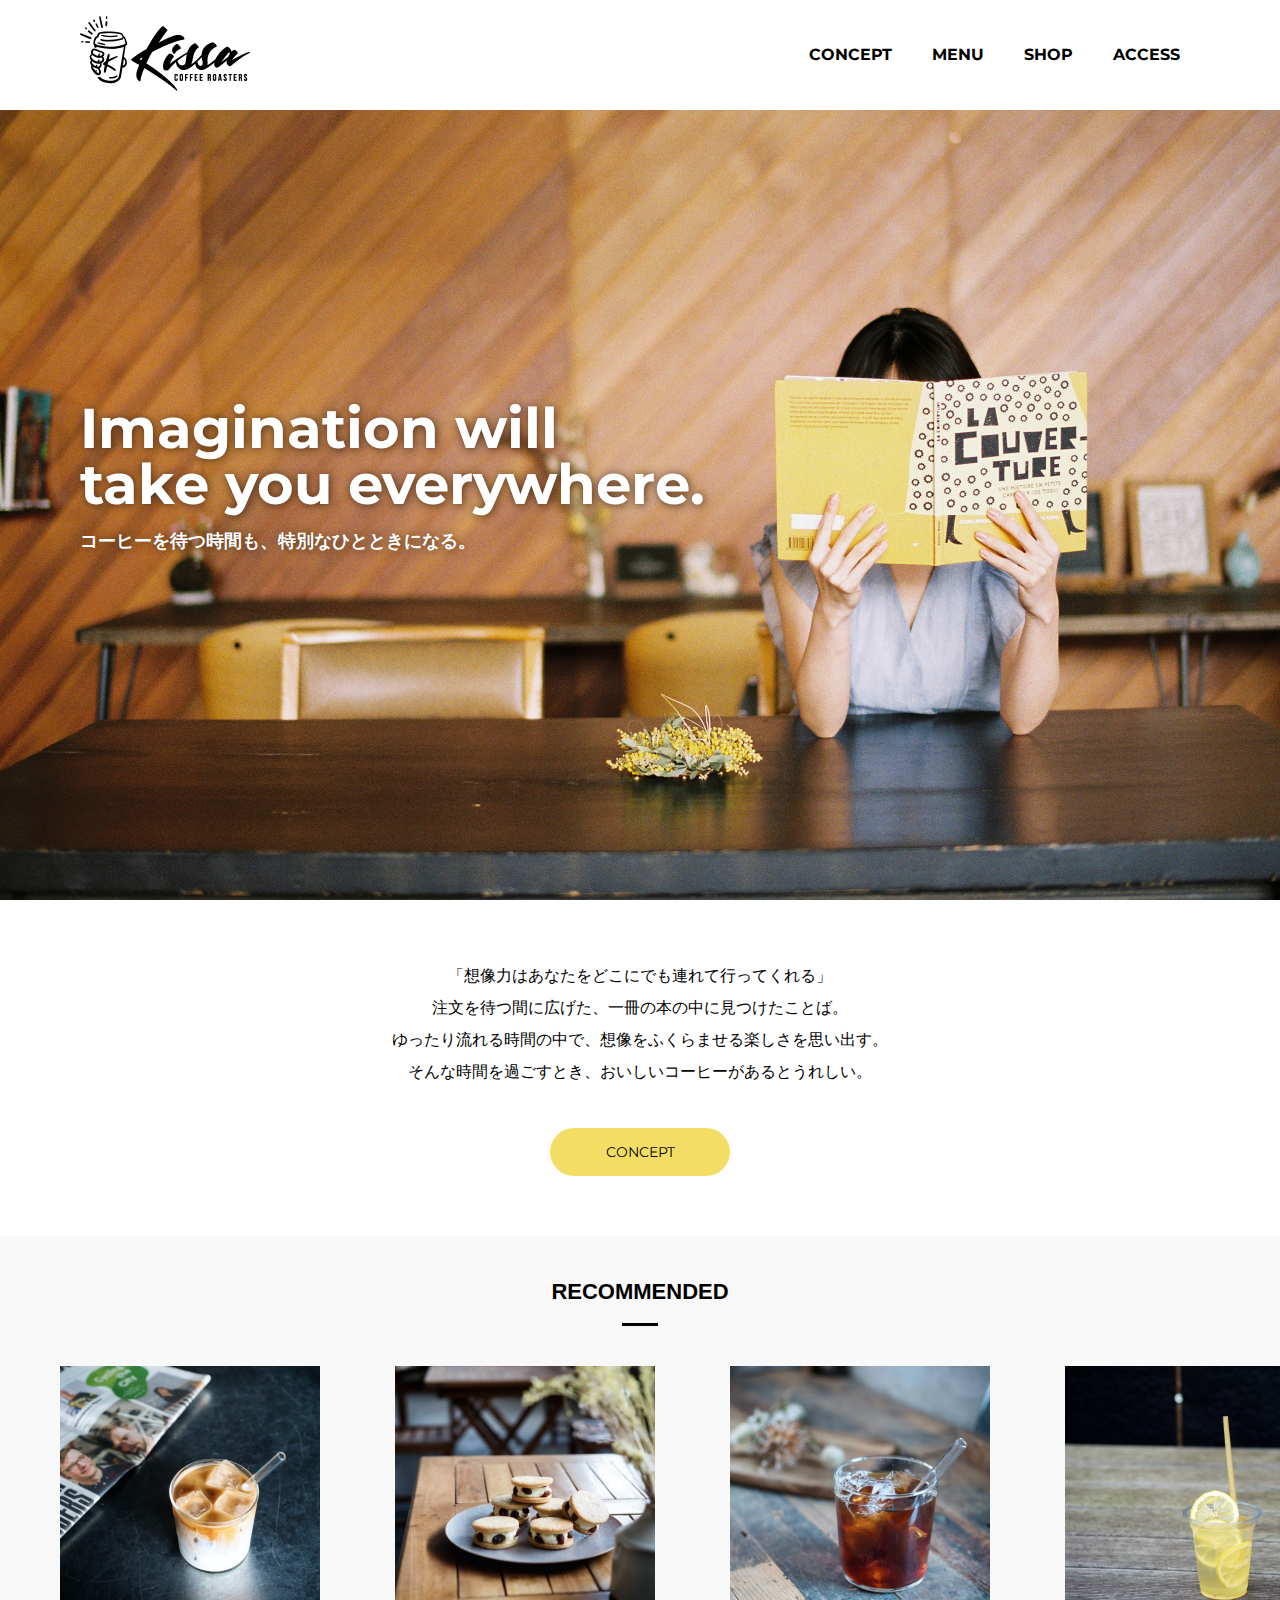
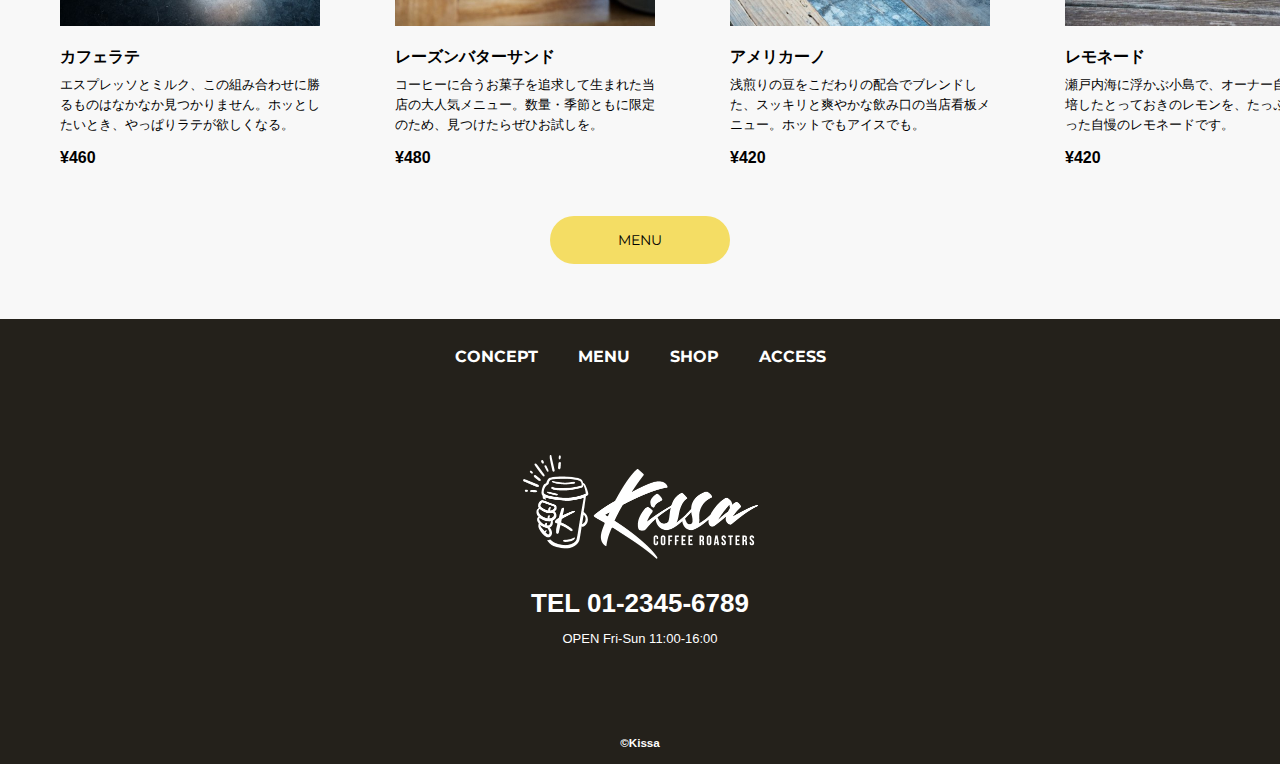
<file: kissa/index.html>
<!DOCTYPE html>
<html>

<head>
    <meta charset="UTF-8">
    <title>KISSA official website</title>
    <meta name="description" content="自家焙煎したこだわりのコーヒーと、思わず長居したくなるような居心地の良い空間を提供するカフェ「KISSA」のウェブサイトです。">
    <meta name="viewport" content="width=device-width">
    <script src="./js/toggle-menu.js"></script>
    <link href="./css/common.css" rel="stylesheet">
    <link href="./css/index.css" rel="stylesheet">
    <link rel="preconnect" href="https://fonts.googleapis.com">
    <link rel="preconnect" href="https://fonts.gstatic.com" crossorigin>
    <link href="https://fonts.googleapis.com/css2?family=Montserrat:wght@700&display=swap" rel="stylesheet">
</head>

<body>

    <!-- headerここから -->
    <header class="header">
        <div class="header-inner">
            <a class="header-logo" href="./index.html">
                <img src="./images/common/logo-header.png" alt="KISSA">
            </a>
            <button class="toggle-menu-button"></button>
            <div class="header-site-menu">
                <nav class="site-menu">
                    <ul>
                        <li><a href="./concept.html">CONCEPT</a></li>
                        <li><a href="./menu.html">MENU</a></li>
                        <li><a href="./shop.html">SHOP</a></li>
                        <li><a href="./access.html">ACCESS</a></li>
                    </ul>
                </nav>
            </div>
        </div>
    </header>
    <!-- headerここまで -->

    <!-- mainここから -->
    <main class="main">
      <div class="first-view">
        <div class="first-view-text">
          <h1>Imagination will <br>take you everywhere.</h1>
          <p>コーヒーを待つ時間も、特別なひとときになる。</p>
        </div>
      </div>
        <div class="lead">
          <p>「想像力はあなたをどこにでも連れて行ってくれる」<br>注文を待つ間に広げた、一冊の本の中に見つけたことば。<br>ゆったり流れる時間の中で、想像をふくらませる楽しさを思い出す。<br>そんな時間を過ごすとき、おいしいコーヒーがあるとうれしい。</p>
          <div class="link-button-area">
            <a class="link-button" href="./concept.html">CONCEPT</a>
          </div>
        </div>
        <div class="recommended">
          <h2>RECOMMENDED</h2>
          <ul class="item-list">
            <li>
              <img src="./images/index/img-item01.jpg" alt="カフェラテの商品画像">
              <dl>
                <dt>カフェラテ</dt>
                <dd>エスプレッソとミルク、この組み合わせに勝るものはなかなか見つかりません。ホッとしたいとき、やっぱりラテが欲しくなる。</dd>
              </dl>
              <p class="price">¥460</p>
            </li>
            <li>
              <img src="./images/index/img-item02.jpg" alt="レーズンバターサンドの商品画像">
              <dl>
                <dt>レーズンバターサンド</dt>
                <dd>コーヒーに合うお菓子を追求して生まれた当店の大人気メニュー。数量・季節ともに限定のため、見つけたらぜひお試しを。</dd>
              </dl>
              <p class="price">¥480</p>
            </li>
            <li>
              <img src="./images/index/img-item03.jpg" alt="アメリカーノの商品画像">
              <dl>
                <dt>アメリカーノ</dt>
                <dd>浅煎りの豆をこだわりの配合でブレンドした、スッキリと爽やかな飲み口の当店看板メニュー。ホットでもアイスでも。</dd>
              </dl>
              <p class="price">¥420</p>
            </li>
            <li>
              <img src="./images/index/img-item04.jpg" alt="レモネードの商品画像">
              <dl>
                <dt>レモネード</dt>
                <dd>瀬戸内海に浮かぶ小島で、オーナー自らが栽培したとっておきのレモンを、たっぷりと使った自慢のレモネードです。</dd>
              </dl>
              <p class="price">¥420</p>
            </li>
            <li>
              <img src="./images/index/img-item05.jpg" alt="ホットドッグ・チリの商品画像">
              <dl>
                <dt>ホットドッグ・チリ</dt>
                <dd>ちょっと小腹が空いたとき、あると嬉しいホットドッグ。特製チリソースとチーズをかければ、もう言葉はいりません。</dd>
              </dl>
              <p class="price">¥540</p>
            </li>
          </ul>
          <div class="link-button-area">
            <a class="link-button" href="./menu.html">MENU</a>
          </div>
        </div>
      </div>
    </main>
    <!-- mainここまで -->

    <!-- footerここから -->
    <footer class="footer">
        <nav class="site-menu">
            <ul>
                <li><a href="./concept.html">CONCEPT</a></li>
                <li><a href="./menu.html">MENU</a></li>
                <li><a href="./shop.html">SHOP</a></li>
                <li><a href="./access.html">ACCESS</a></li>
            </ul>
        </nav>
        <a class="footer-logo" href="./index.html">
            <img src="./images/common/logo-footer.png" alt="KISSA">
        </a>
        <p class="footer-tel">TEL 01-2345-6789</p>
        <p class="footer-time">OPEN Fri-Sun 11:00-16:00</p>
        <p class="copyright"><small>&copy;Kissa</small></p>
    </footer>
    <!-- footerここまで -->

</body>

</html>
</file>
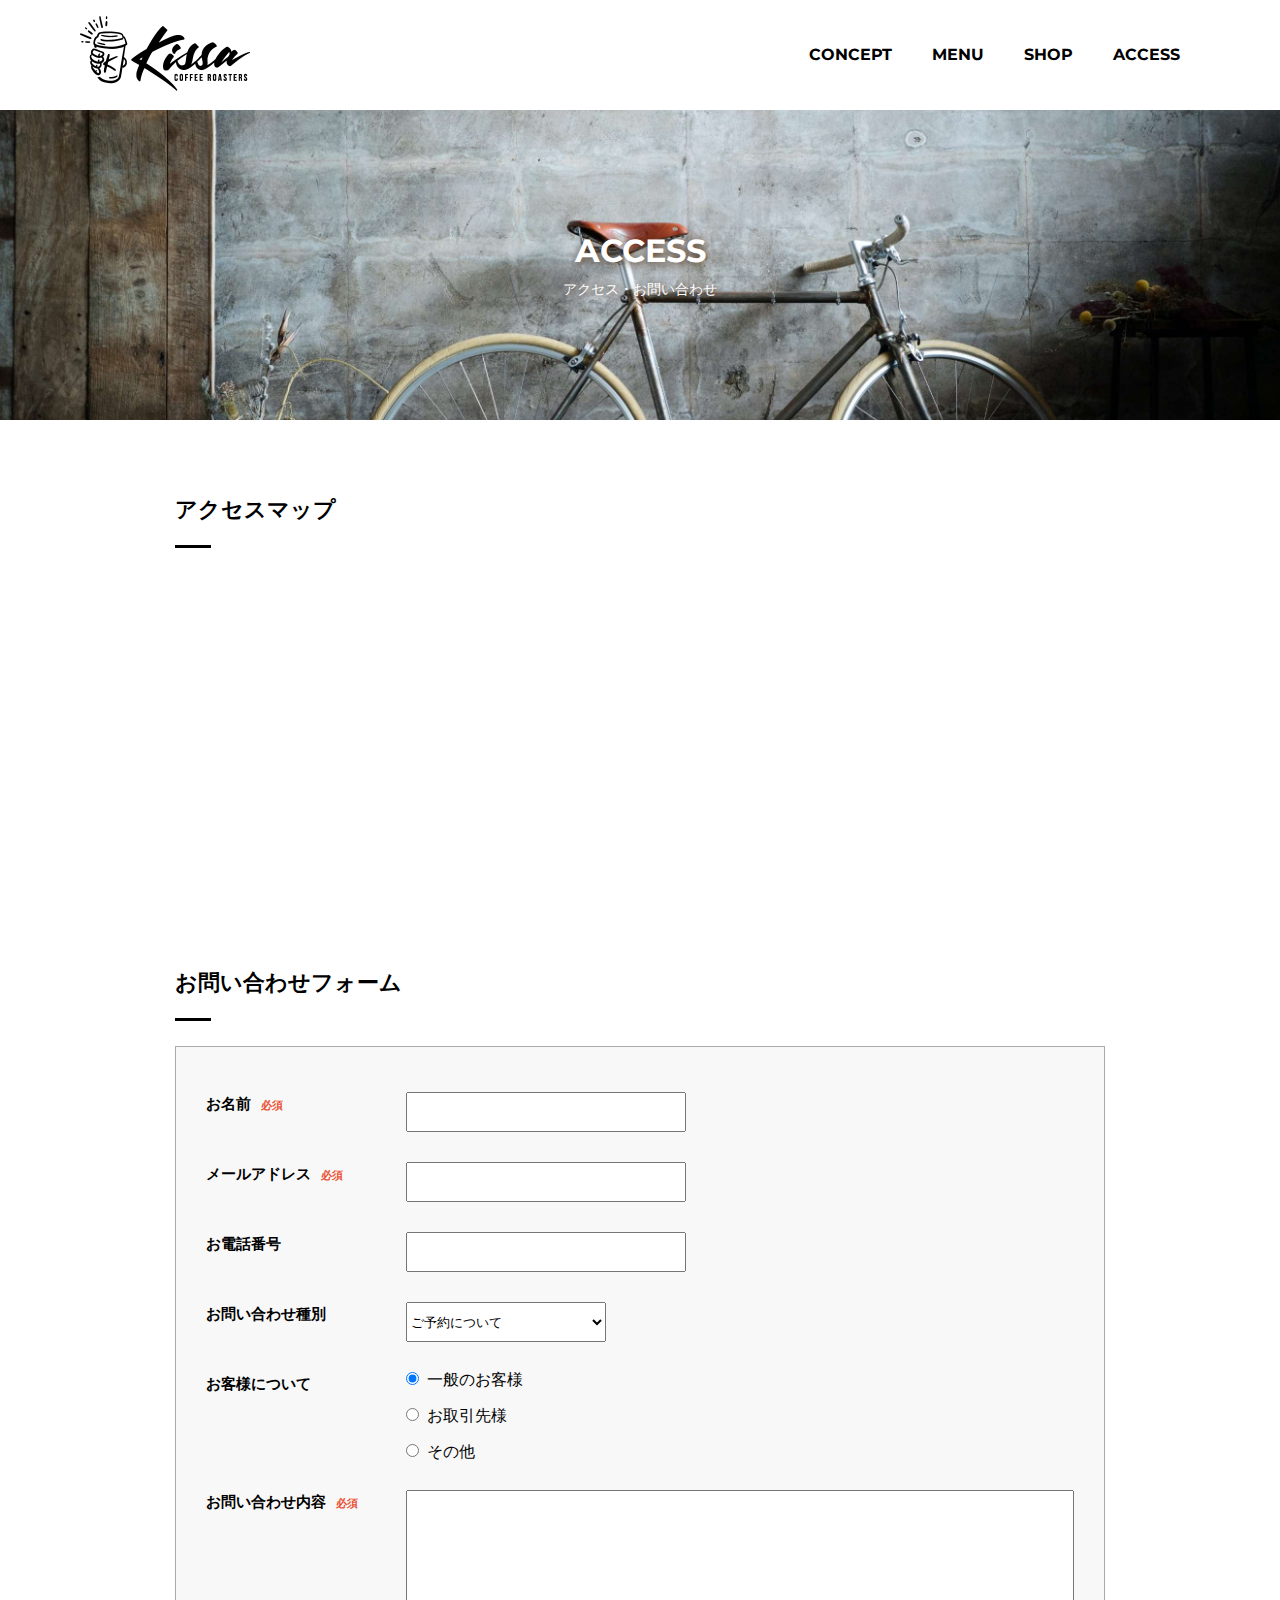
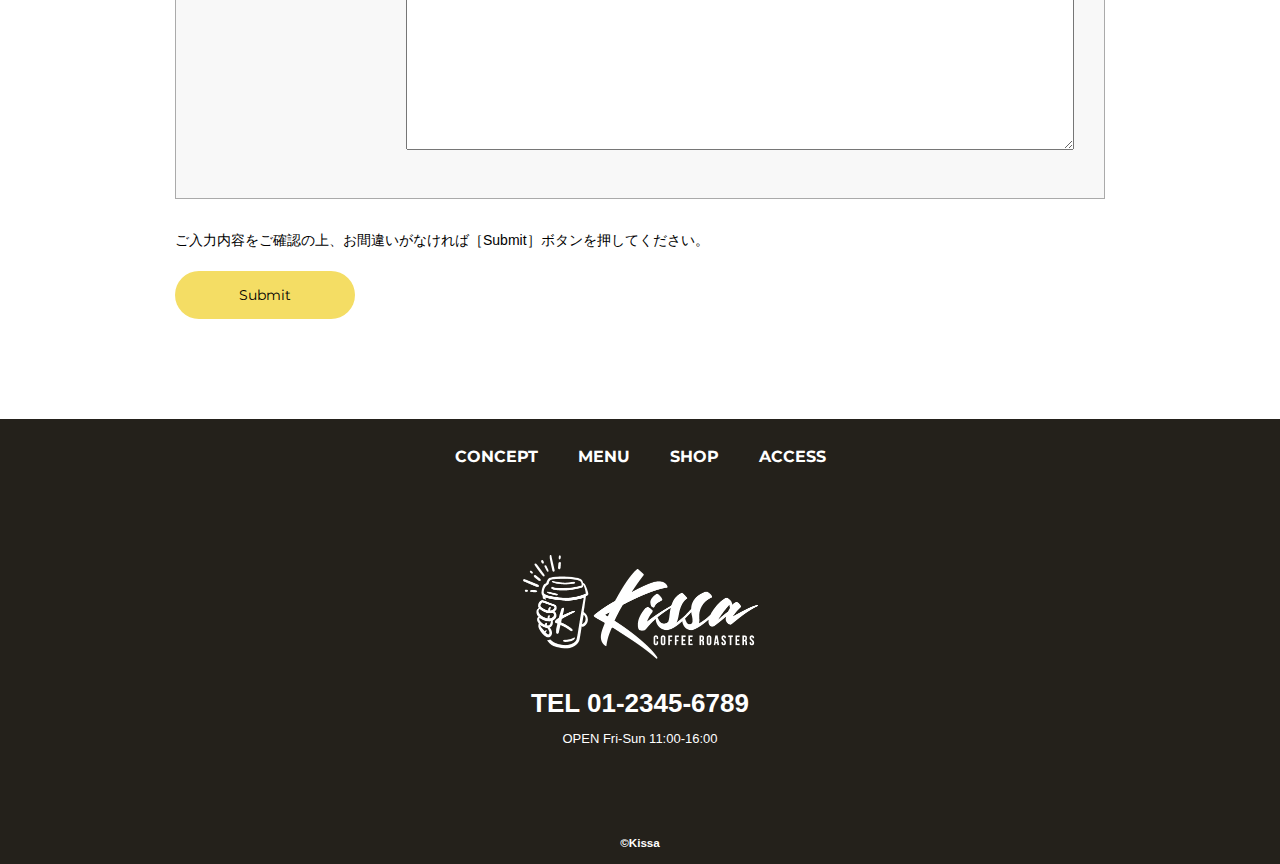
<file: kissa/access.html>
<!DOCTYPE html>
<html>

<head>
    <meta charset="UTF-8">
    <title>ACCESS｜KISSA official website</title>
    <meta name="description" content="カフェ「KISSA」のアクセスマップと問い合わせフォームが掲載されたページです。">
    <meta name="viewport" content="width=device-width">
    <script src="./js/toggle-menu.js"></script>
    <link href="./css/common.css" rel="stylesheet">
    <link href="./css/access.css" rel="stylesheet">
    <link rel="preconnect" href="https://fonts.googleapis.com">
    <link rel="preconnect" href="https://fonts.gstatic.com" crossorigin>
    <link href="https://fonts.googleapis.com/css2?family=Montserrat:wght@700&display=swap" rel="stylesheet">
</head>

<body>

    <!-- headerここから -->
    <header class="header">
        <div class="header-inner">
            <a class="header-logo" href="./index.html">
                <img src="./images/common/logo-header.png" alt="KISSA">
            </a>
            <button class="toggle-menu-button"></button>
            <div class="header-site-menu">
                <nav class="site-menu">
                    <ul>
                        <li><a href="./concept.html">CONCEPT</a></li>
                        <li><a href="./menu.html">MENU</a></li>
                        <li><a href="./shop.html">SHOP</a></li>
                        <li><a href="./access.html">ACCESS</a></li>
                    </ul>
                </nav>
            </div>
        </div>
    </header>
    <!-- headerここまで -->

    <!-- mainここから -->
    <main class="main">
      <div class="title">
        <h1>ACCESS</h1>
        <p>アクセス・お問い合わせ</p>
      </div>
        <div class="map">
          <h2>アクセスマップ</h2>
          <iframe src="https://www.google.com/maps/embed?pb=!1m18!1m12!1m3!1d3233.3933460933176!2d138.31352947546537!3d35.86387637252888!2m3!1f0!2f0!3f0!3m2!1i1024!2i768!4f13.1!3m3!1m2!1s0x601c6987d64042f7%3A0xf6a5d71dff896602!2z5bCP5re15rKi6aeF!5e0!3m2!1sja!2sjp!4v1698814897161!5m2!1sja!2sjp" style="border:0;" allowfullscreen="" loading="lazy" referrerpolicy="no-referrer-when-downgrade"></iframe>
        </div>
      <div class="contact">
        <h2>お問い合わせフォーム</h2>
        <form action="#">
          <dl class="form-area">
            <dt><span class="required">お名前</span></dt>
            <dd><input class="input-text" type="text" name="name" required></dd>
            <dt><span class="required">メールアドレス</span></dt>
            <dd><input class="input-text" type="email" name="email" required></dd>
            <dt>お電話番号</dt>
            <dd><input class="input-text" type="tel" name="tel"></dd>
            <dt>お問い合わせ種別</dt>
            <dd>
              <select class="select-box" name="genre">
                <option value="ご予約について" selected>ご予約について</option>
                <option value="メニューについて">メニューについて</option>
                <option value="営業時間について">営業時間について</option>
              </select>
            </dd>
            <dt>お客様について</dt>
            <dd>
              <label class="radio-button"><input type="radio" name="user-type" value="一般のお客様" checked>一般のお客様</label>
              <label class="radio-button"><input type="radio" name="user-type" value="お取引先様">お取引先様</label>
              <label class="radio-button"><input type="radio" name="user-type" value="その他">その他</label>
            </dd>
            <dt><span class="required">お問い合わせ内容</span></dt>
            <dd><textarea class="message" name="message" required></textarea></dd>
          </dl>
            <p class="confirm-text">ご入力内容をご確認の上、お間違いがなければ［Submit］ボタンを押してください。</p>
            <button class="submit-button" type="submit">Submit</button>
        </form>
      </div>
    </main>
    <!-- mainここまで -->

    <!-- footerここから -->
    <footer class="footer">
        <nav class="site-menu">
            <ul>
                <li><a href="./concept.html">CONCEPT</a></li>
                <li><a href="./menu.html">MENU</a></li>
                <li><a href="./shop.html">SHOP</a></li>
                <li><a href="./access.html">ACCESS</a></li>
            </ul>
        </nav>
        <a class="footer-logo" href="./index.html">
            <img src="./images/common/logo-footer.png" alt="KISSA">
        </a>
        <p class="footer-tel">TEL 01-2345-6789</p>
        <p class="footer-time">OPEN Fri-Sun 11:00-16:00</p>
        <p class="copyright"><small>&copy;Kissa</small></p>
    </footer>
    <!-- footerここまで -->

</body>

</html>
</file>
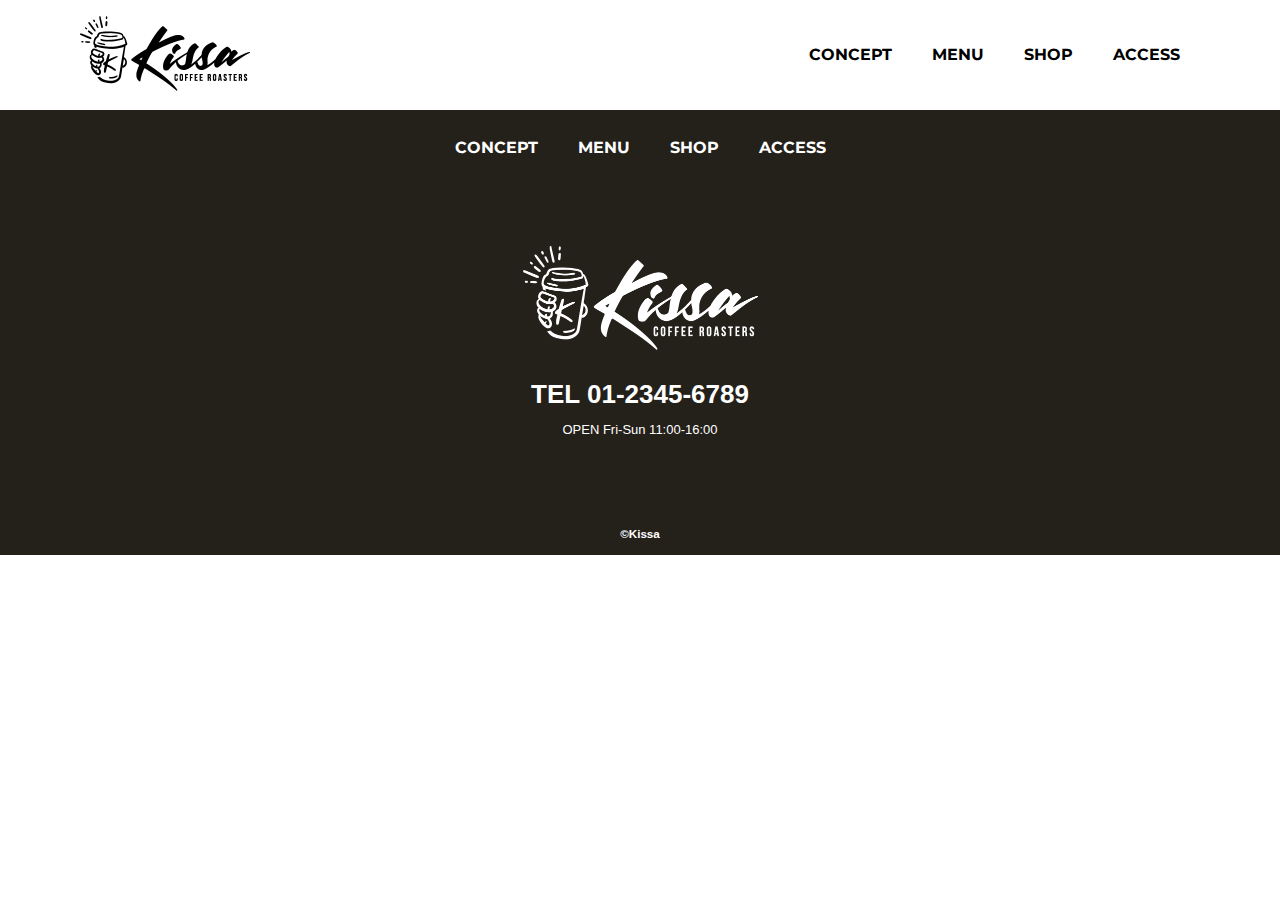
<file: kissa/common.html>
<!DOCTYPE html>
<html>

<head>
    <meta charset="UTF-8">
    <title>KISSA official website</title>
    <meta name="description" content="ページの概要文を記載します">
    <meta name="viewport" content="width=device-width">
    <script src="./js/toggle-menu.js"></script>
    <link href="./css/common.css" rel="stylesheet">
    <link rel="preconnect" href="https://fonts.googleapis.com">
    <link rel="preconnect" href="https://fonts.gstatic.com" crossorigin>
    <link href="https://fonts.googleapis.com/css2?family=Montserrat:wght@700&display=swap" rel="stylesheet">
</head>

<body>

    <!-- headerここから -->
    <header class="header">
        <div class="header-inner">
            <a class="header-logo" href="./index.html">
                <img src="./images/common/logo-header.png" alt="KISSA">
            </a>
            <button class="toggle-menu-button"></button>
            <div class="header-site-menu">
                <nav class="site-menu">
                    <ul>
                        <li><a href="./concept.html">CONCEPT</a></li>
                        <li><a href="./menu.html">MENU</a></li>
                        <li><a href="./shop.html">SHOP</a></li>
                        <li><a href="./access.html">ACCESS</a></li>
                    </ul>
                </nav>
            </div>
        </div>
    </header>
    <!-- headerここまで -->

    <!-- mainここから -->
    <main class="main"></main>
    <!-- mainここまで -->

    <!-- footerここから -->
    <footer class="footer">
        <nav class="site-menu">
            <ul>
                <li><a href="./concept.html">CONCEPT</a></li>
                <li><a href="./menu.html">MENU</a></li>
                <li><a href="./shop.html">SHOP</a></li>
                <li><a href="./access.html">ACCESS</a></li>
            </ul>
        </nav>
        <a class="footer-logo" href="./index.html">
            <img src="./images/common/logo-footer.png" alt="KISSA">
        </a>
        <p class="footer-tel">TEL 01-2345-6789</p>
        <p class="footer-time">OPEN Fri-Sun 11:00-16:00</p>
        <p class="copyright"><small>&copy;Kissa</small></p>
    </footer>
    <!-- footerここまで -->

</body>

</html>
</file>
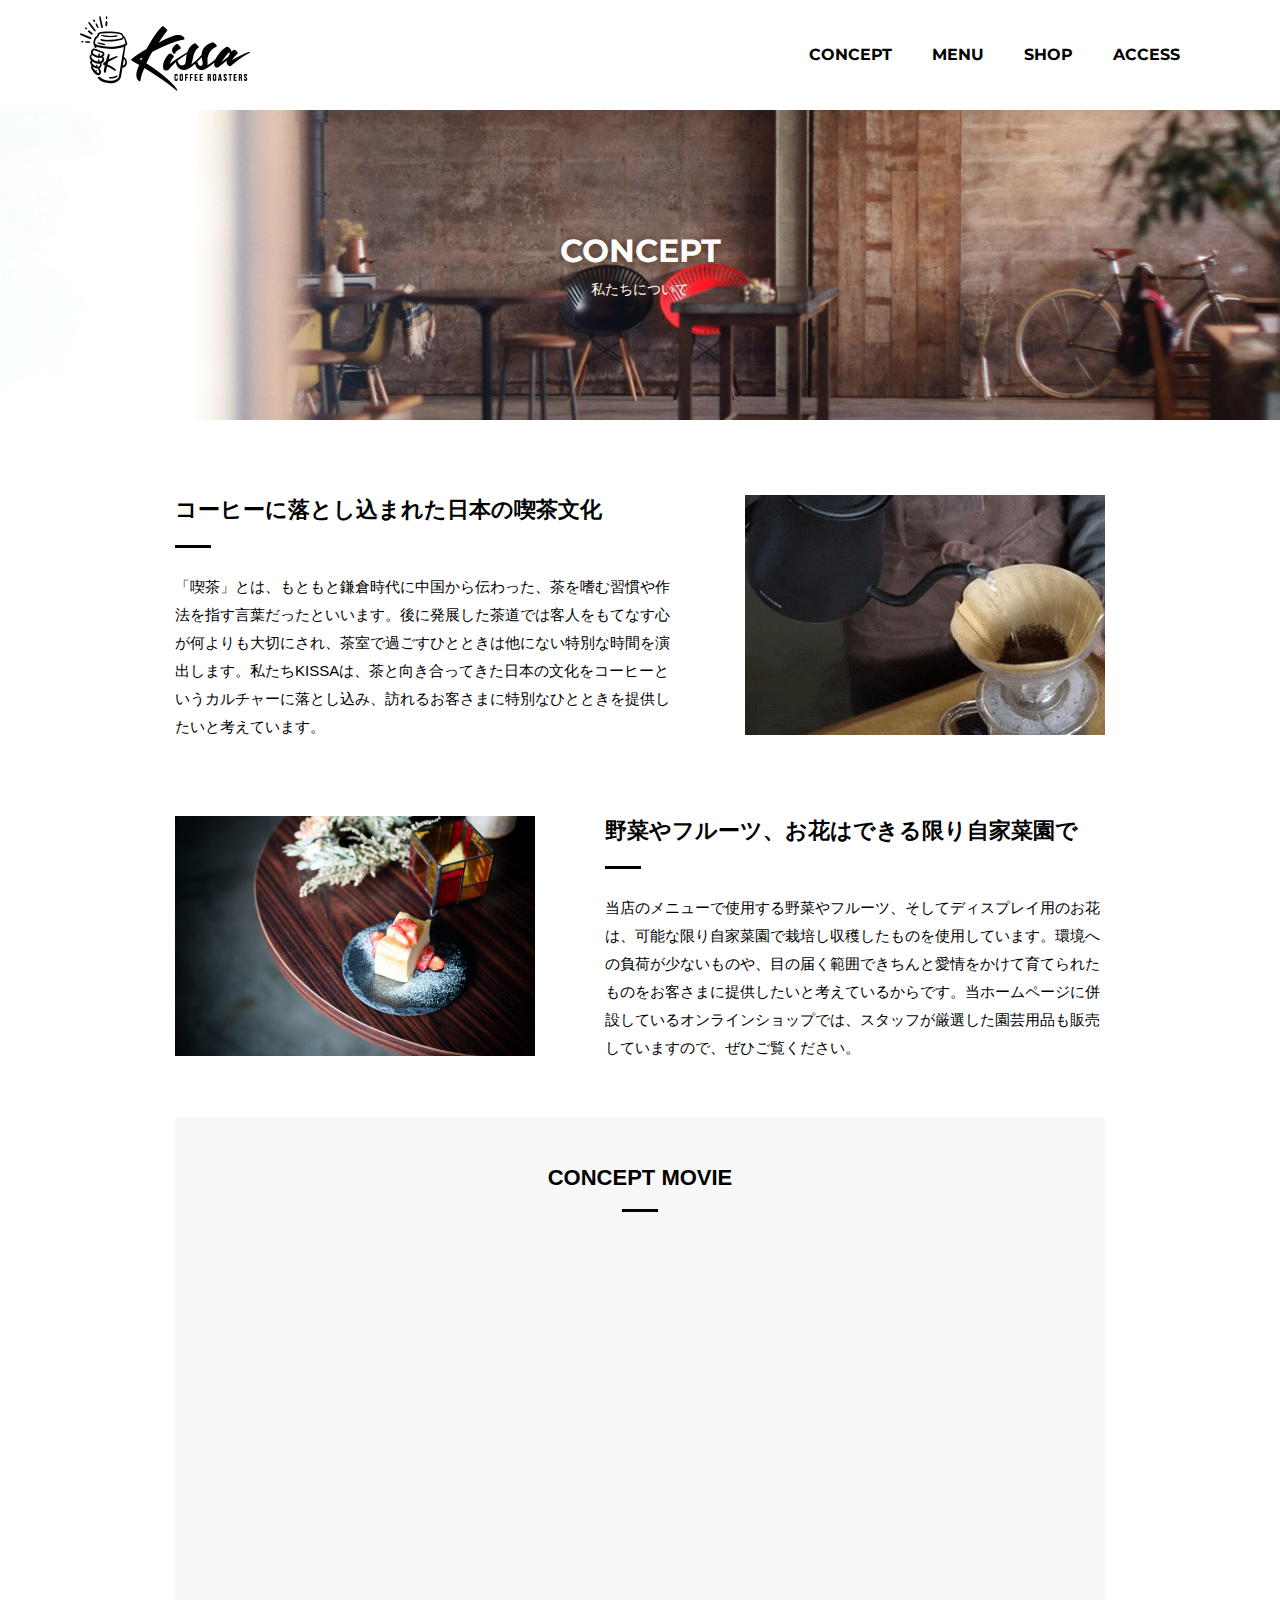
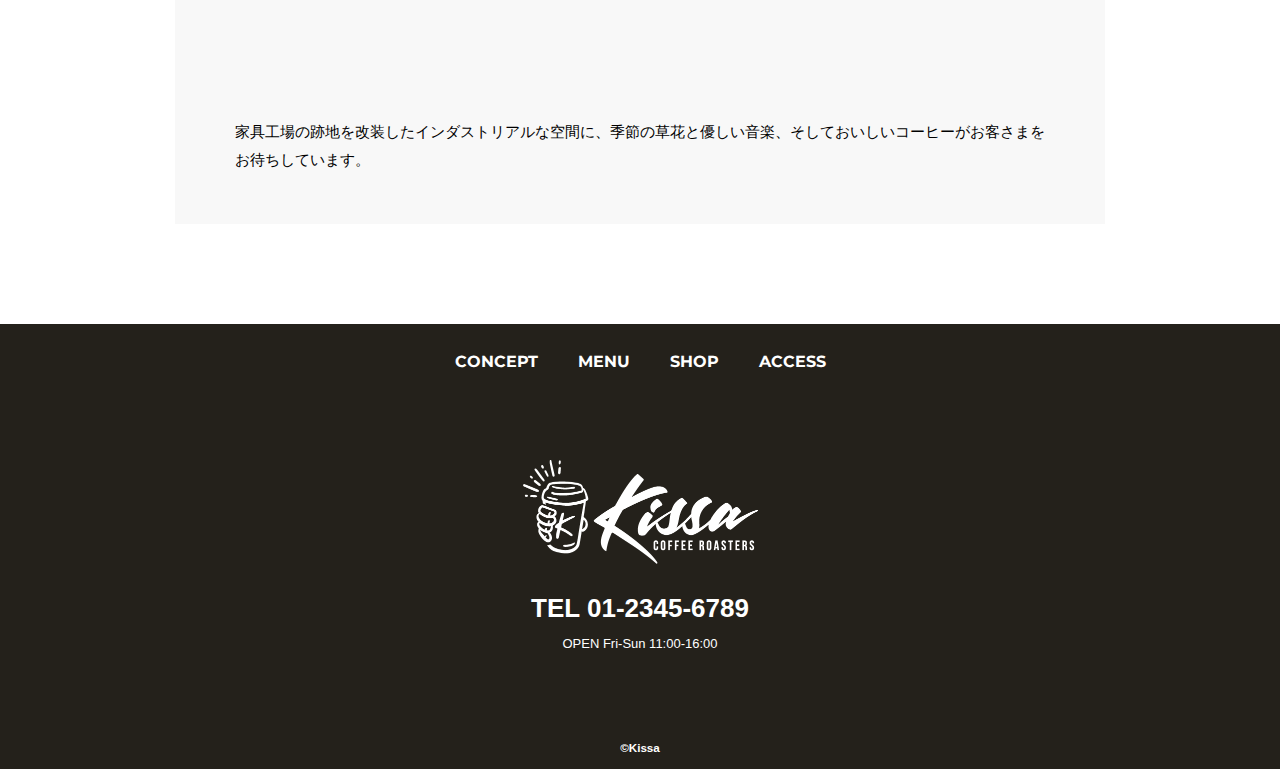
<file: kissa/concept.html>
<!DOCTYPE html>
<html>

<head>
    <meta charset="UTF-8">
    <title>CONCEPT｜KISSA official website</title>
    <meta name="description" content="カフェ「KISSA」は日本の喫茶文化をコーヒーに落とし込み、訪れるお客さまに特別なひとときを提供します。">
    <meta name="viewport" content="width=device-width">
    <script src="./js/toggle-menu.js"></script>
    <link href="./css/common.css" rel="stylesheet">
    <link href="./css/concept.css" rel="stylesheet">
    <link rel="preconnect" href="https://fonts.googleapis.com">
    <link rel="preconnect" href="https://fonts.gstatic.com" crossorigin>
    <link href="https://fonts.googleapis.com/css2?family=Montserrat:wght@700&display=swap" rel="stylesheet">
    </head>

<body>

    <!-- headerここから -->
    <header class="header">
        <div class="header-inner">
            <a class="header-logo" href="./index.html">
                <img src="./images/common/logo-header.png" alt="KISSA">
            </a>
            <button class="toggle-menu-button"></button>
            <div class="header-site-menu">
                <nav class="site-menu">
                    <ul>
                        <li><a href="./concept.html">CONCEPT</a></li>
                        <li><a href="./menu.html">MENU</a></li>
                        <li><a href="./shop.html">SHOP</a></li>
                        <li><a href="./access.html">ACCESS</a></li>
                    </ul>
                </nav>
            </div>
        </div>
    </header>
    <!-- headerここまで -->

    <!-- mainここから -->
    <main class="main">
      <div class="title">
        <h1>CONCEPT</h1>
        <p>私たちについて</p>
      </div>
      <div class="feature">
        <div class="feature-text">
          <h2>コーヒーに落とし込まれた日本の喫茶文化</h2>
          <p>「喫茶」とは、もともと鎌倉時代に中国から伝わった、茶を嗜む習慣や作法を指す言葉だったといいます。後に発展した茶道では客人をもてなす心が何よりも大切にされ、茶室で過ごすひとときは他にない特別な時間を演出します。私たちKISSAは、茶と向き合ってきた日本の文化をコーヒーというカルチャーに落とし込み、訪れるお客さまに特別なひとときを提供したいと考えています。</p>
        </div>
        <img src="./images/concept/img-item01.gif" alt="コーヒーを淹れている画像">
      </div>
      <div class="feature reverse">
        <div class="feature-text">
          <h2>野菜やフルーツ、お花はできる限り自家菜園で</h2>
          <p>当店のメニューで使用する野菜やフルーツ、そしてディスプレイ用のお花は、可能な限り自家菜園で栽培し収穫したものを使用しています。環境への負荷が少ないものや、目の届く範囲できちんと愛情をかけて育てられたものをお客さまに提供したいと考えているからです。当ホームページに併設しているオンラインショップでは、スタッフが厳選した園芸用品も販売していますので、ぜひご覧ください。</p>
        </div>
        <img src="./images/concept/img-item02.jpg" alt="ケーキとドライフラワーの画像">
      </div>
      <div class="movie">
        <h2>CONCEPT MOVIE</h2>
        <iframe src="https://www.youtube.com/embed/bHzURMA0SKc" title="YouTube video player" frameborder="0" allow="accelerometer; autoplay; clipboard-write; encrypted-media; gyroscope; picture-in-picture" allowfullscreen></iframe>
        <p>家具工場の跡地を改装したインダストリアルな空間に、季節の草花と優しい音楽、そしておいしいコーヒーがお客さまをお待ちしています。</p>
      </div>
    </main>
    <!-- mainここまで -->

    <!-- footerここから -->
    <footer class="footer">
        <nav class="site-menu">
            <ul>
                <li><a href="./concept.html">CONCEPT</a></li>
                <li><a href="./menu.html">MENU</a></li>
                <li><a href="./shop.html">SHOP</a></li>
                <li><a href="./access.html">ACCESS</a></li>
            </ul>
        </nav>
        <a class="footer-logo" href="./index.html">
            <img src="./images/common/logo-footer.png" alt="KISSA">
        </a>
        <p class="footer-tel">TEL 01-2345-6789</p>
        <p class="footer-time">OPEN Fri-Sun 11:00-16:00</p>
        <p class="copyright"><small>&copy;Kissa</small></p>
    </footer>
    <!-- footerここまで -->

</body>

</html>
</file>
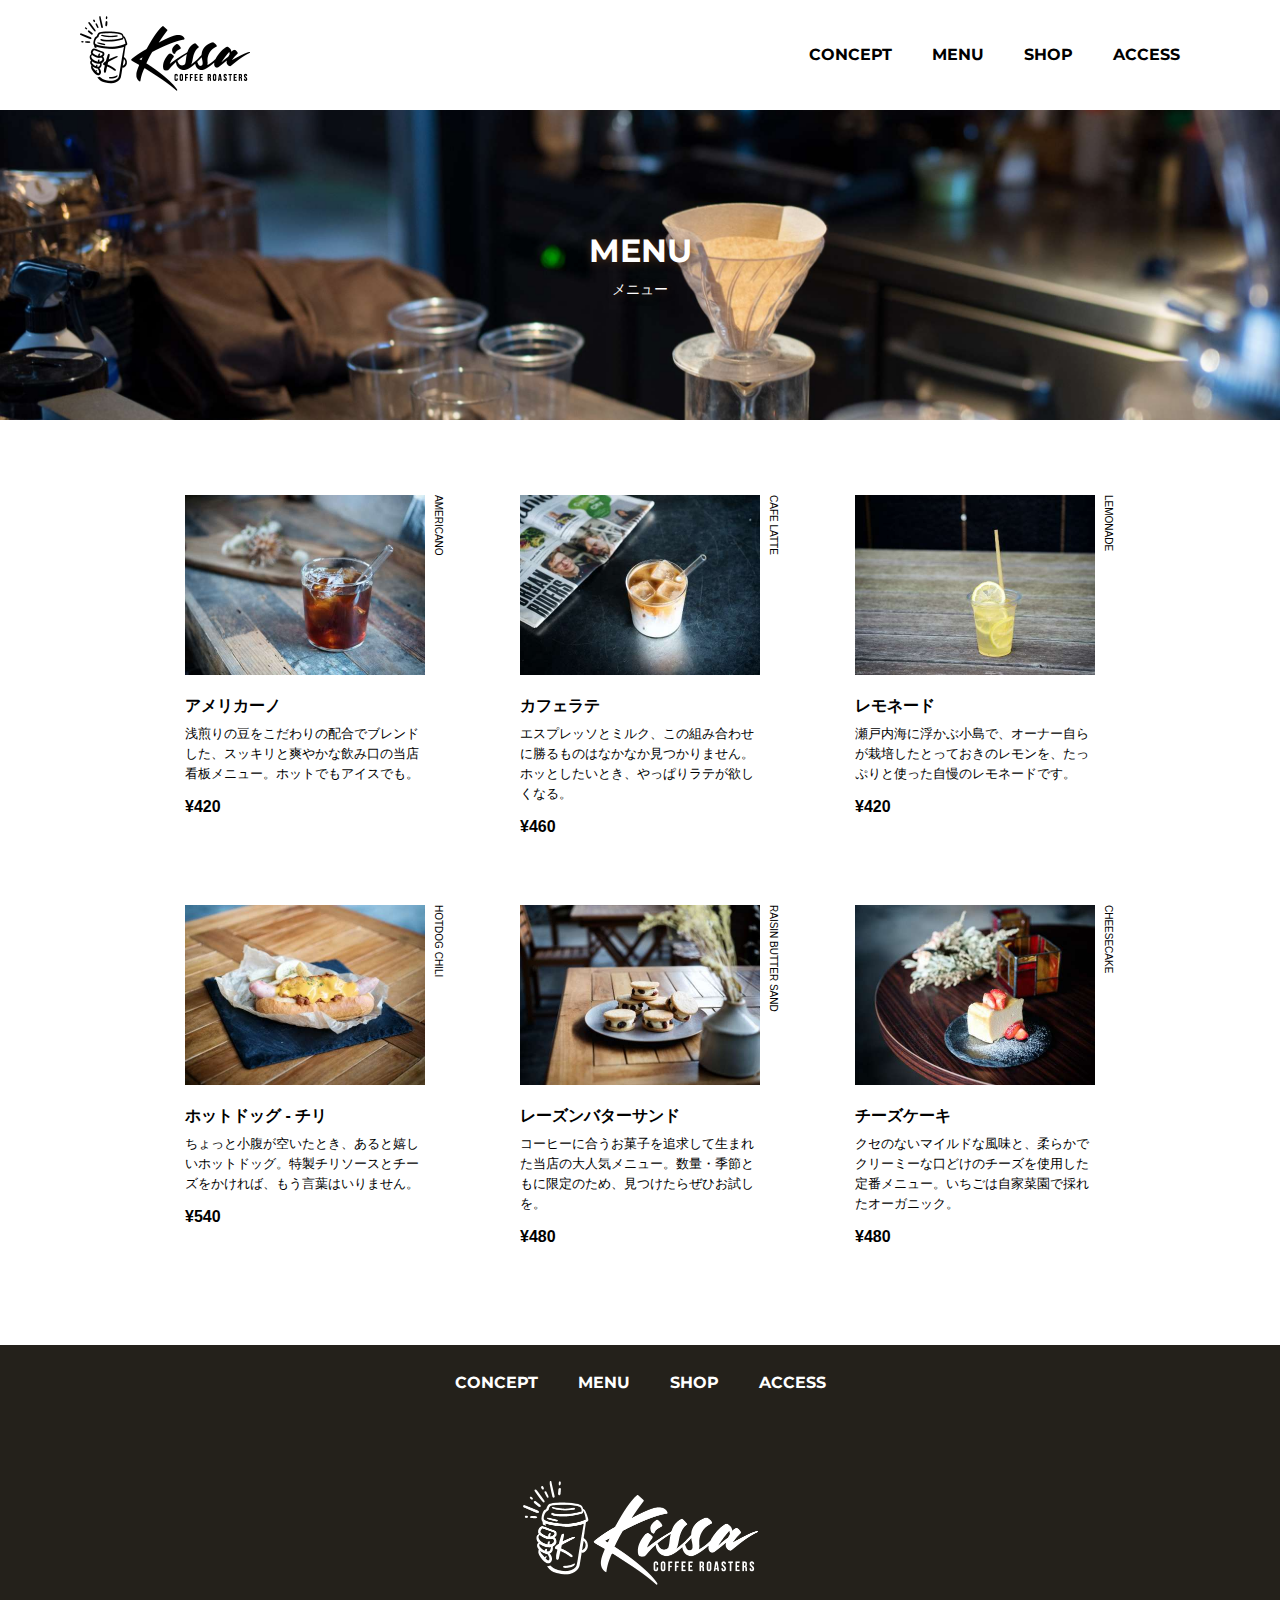
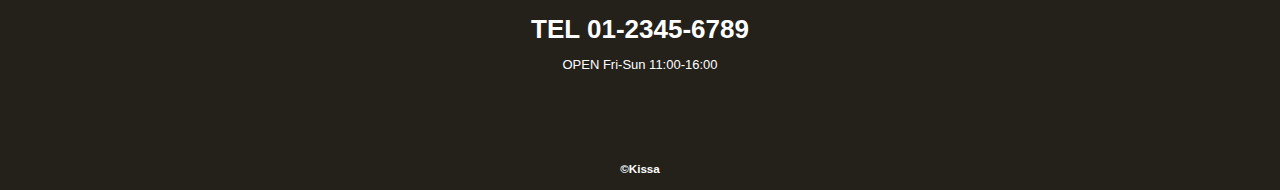
<file: kissa/menu.html>
<!DOCTYPE html>
<html>

<head>
    <meta charset="UTF-8">
    <title>MENU｜KISSA official website</title>
    <meta name="description" content="カフェ「KISSA」のメニューを掲載しています。こだわりの浅煎りコーヒーをはじめ、さまざまなメニューをご用意しています。">
    <meta name="viewport" content="width=device-width">
    <script src="./js/toggle-menu.js"></script>
    <link href="./css/common.css" rel="stylesheet">
    <link href="./css/menu.css" rel="stylesheet">
    <link rel="preconnect" href="https://fonts.googleapis.com">
    <link rel="preconnect" href="https://fonts.gstatic.com" crossorigin>
    <link href="https://fonts.googleapis.com/css2?family=Montserrat:wght@700&display=swap" rel="stylesheet">
</head>

<body>

    <!-- headerここから -->
    <header class="header">
        <div class="header-inner">
            <a class="header-logo" href="./index.html">
                <img src="./images/common/logo-header.png" alt="KISSA">
            </a>
            <button class="toggle-menu-button"></button>
            <div class="header-site-menu">
                <nav class="site-menu">
                    <ul>
                        <li><a href="./concept.html">CONCEPT</a></li>
                        <li><a href="./menu.html">MENU</a></li>
                        <li><a href="./shop.html">SHOP</a></li>
                        <li><a href="./access.html">ACCESS</a></li>
                    </ul>
                </nav>
            </div>
        </div>
    </header>
    <!-- headerここまで -->

    <!-- mainここから -->
    <main class="main">
      <div class="title">
        <h1>MENU</h1>
        <p>メニュー</p>
      </div>
      <ul class="item-list">
        <li>
          <img src="./images/menu/img-item01.jpg" alt="アメリカーノの商品画像">
          <dl>
            <dt>アメリカーノ</dt>
            <dd>浅煎りの豆をこだわりの配合でブレンドした、スッキリと爽やかな飲み口の当店看板メニュー。ホットでもアイスでも。</dd>
          </dl>
          <p class="price">¥420</p>
          <p class="item-label">AMERICANO</p>
        </li>
        <li>
          <img src="./images/menu/img-item02.jpg" alt="カフェラテの商品画像">
          <dl>
            <dt>カフェラテ</dt>
            <dd>エスプレッソとミルク、この組み合わせに勝るものはなかなか見つかりません。ホッとしたいとき、やっぱりラテが欲しくなる。</dd>
          </dl>
          <p class="price">¥460</p>
          <p class="item-label">CAFE LATTE</p>
        </li>
        <li>
          <img src="./images/menu/img-item03.jpg" alt="レモネードの商品画像">
          <dl>
            <dt>レモネード</dt>
            <dd>瀬戸内海に浮かぶ小島で、オーナー自らが栽培したとっておきのレモンを、たっぷりと使った自慢のレモネードです。</dd>
          </dl>
          <p class="price">¥420</p>
          <p class="item-label">LEMONADE</p>
        </li>
        <li>
          <img src="./images/menu/img-item04.jpg" alt="ホットドッグ - チリの商品画像">
          <dl>
            <dt>ホットドッグ - チリ</dt>
            <dd>ちょっと小腹が空いたとき、あると嬉しいホットドッグ。特製チリソースとチーズをかければ、もう言葉はいりません。</dd>
          </dl>
          <p class="price">¥540</p>
          <p class="item-label">HOTDOG CHILI</p>
        </li>
        <li>
          <img src="./images/menu/img-item05.jpg" alt="レーズンバターサンドの商品画像">
          <dl>
            <dt>レーズンバターサンド</dt>
            <dd>コーヒーに合うお菓子を追求して生まれた当店の大人気メニュー。数量・季節ともに限定のため、見つけたらぜひお試しを。</dd>
          </dl>
          <p class="price">¥480</p>
          <p class="item-label">RAISIN BUTTER SAND</p>
        </li>
        <li>
          <img src="./images/menu/img-item06.jpg" alt="チーズケーキの商品画像">
          <dl>
            <dt>チーズケーキ</dt>
            <dd>クセのないマイルドな風味と、柔らかでクリーミーな口どけのチーズを使用した定番メニュー。いちごは自家菜園で採れたオーガニック。</dd>
          </dl>
          <p class="price">¥480</p>
          <p class="item-label">CHEESECAKE</p>
        </li>
      </ul>
    </main>
    <!-- mainここまで -->

    <!-- footerここから -->
    <footer class="footer">
        <nav class="site-menu">
            <ul>
                <li><a href="./concept.html">CONCEPT</a></li>
                <li><a href="./menu.html">MENU</a></li>
                <li><a href="./shop.html">SHOP</a></li>
                <li><a href="./access.html">ACCESS</a></li>
            </ul>
        </nav>
        <a class="footer-logo" href="./index.html">
            <img src="./images/common/logo-footer.png" alt="KISSA">
        </a>
        <p class="footer-tel">TEL 01-2345-6789</p>
        <p class="footer-time">OPEN Fri-Sun 11:00-16:00</p>
        <p class="copyright"><small>&copy;Kissa</small></p>
    </footer>
    <!-- footerここまで -->

</body>

</html>
</file>
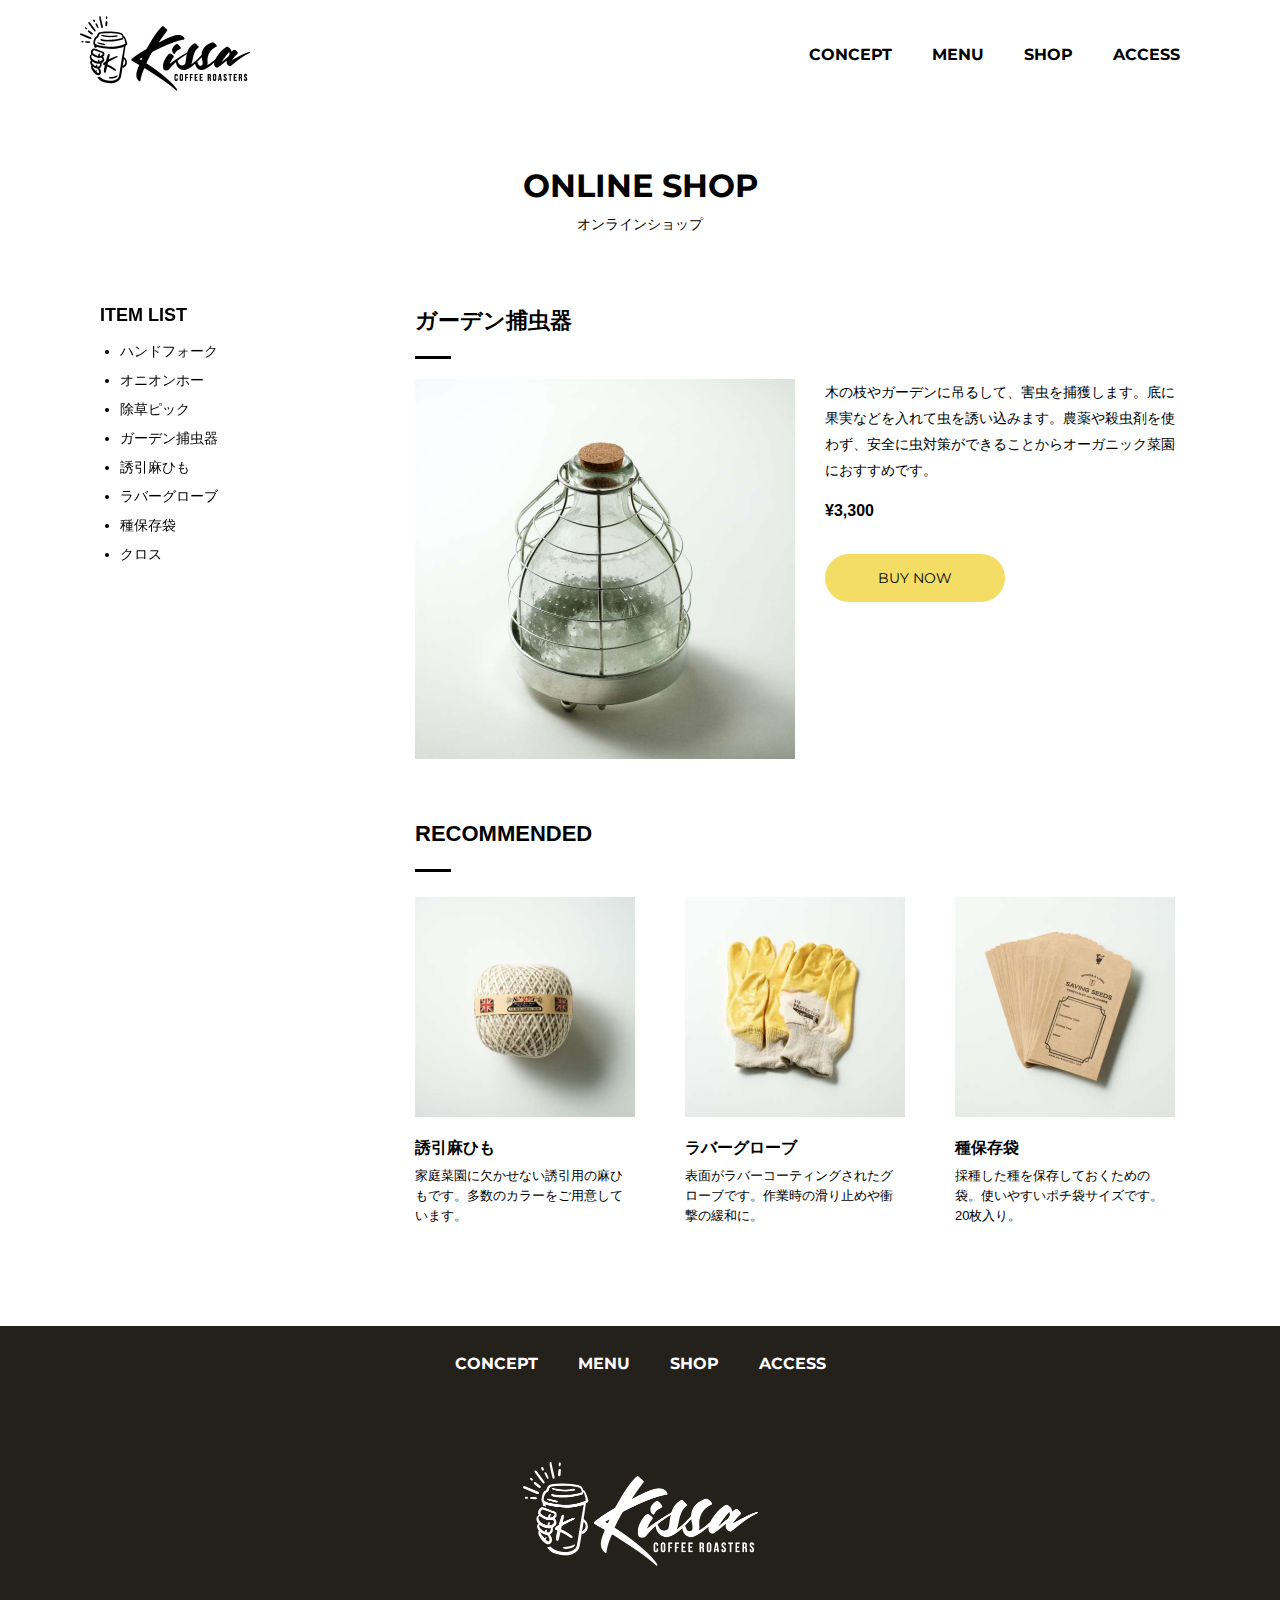
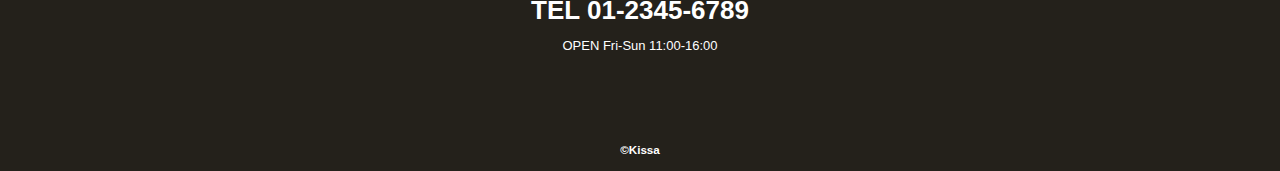
<file: kissa/shop-detail.html>
<!DOCTYPE html>
<html>

<head>
    <meta charset="UTF-8">
    <title>ONLINE SHOP｜KISSA official website</title>
    <meta name="description" content="カフェ「KISSA」のスタッフが厳選した、園芸用品のオンラインショップのページです。">
    <meta name="viewport" content="width=device-width">
    <script src="./js/toggle-menu.js"></script>
    <link href="./css/common.css" rel="stylesheet">
    <link href="./css/shop.css" rel="stylesheet">
    <link rel="preconnect" href="https://fonts.googleapis.com">
    <link rel="preconnect" href="https://fonts.gstatic.com" crossorigin>
    <link href="https://fonts.googleapis.com/css2?family=Montserrat:wght@700&display=swap" rel="stylesheet">
</head>

<body>

    <!-- headerここから -->
    <header class="header">
        <div class="header-inner">
            <a class="header-logo" href="./index.html">
                <img src="./images/common/logo-header.png" alt="KISSA">
            </a>
            <button class="toggle-menu-button"></button>
            <div class="header-site-menu">
                <nav class="site-menu">
                    <ul>
                        <li><a href="./concept.html">CONCEPT</a></li>
                        <li><a href="./menu.html">MENU</a></li>
                        <li><a href="./shop.html">SHOP</a></li>
                        <li><a href="./access.html">ACCESS</a></li>
                    </ul>
                </nav>
            </div>
        </div>
    </header>
    <!-- headerここまで -->

    <!-- mainここから -->
    <main class="main">
        <div class="title">
            <h1>ONLINE SHOP</h1>
            <p>オンラインショップ</p>
        </div>
        <div class="shop-contents">
            <div class="shop-item">
                <h2>ガーデン捕虫器</h2>
                <div class="item-area">
                    <img src="./images/shop/img-item04-large.jpg" alt="ガーデン捕虫器の画像">
                    <div class="about-item">
                        <p class="item-text">木の枝やガーデンに吊るして、害虫を捕獲します。底に果実などを入れて虫を誘い込みます。農薬や殺虫剤を使わず、安全に虫対策ができることからオーガニック菜園におすすめです。</p>
                        <p class="item-price">¥3,300</p>
                        <a href="https://www.amazon.co.jp/dp/4774190640/" target="_blank">BUY NOW</a>
                    </div>
                </div>
                <div class="item-group recommended">
                    <h2>RECOMMENDED</h2>
                    <ul class="item-list">
                        <li>
                            <a href="./shop-detail.html">
                                <img src="./images/shop/img-item05.jpg" alt="誘引麻ひもの画像">
                                <dl>
                                    <dt>誘引麻ひも</dt>
                                    <dd>家庭菜園に欠かせない誘引用の麻ひもです。多数のカラーをご用意しています。</dd>
                                </dl>
                            </a>
                        </li>
                        <li>
                            <a href="./shop-detail.html">
                                <img src="./images/shop/img-item06.jpg" alt="ラバーグローブの画像">
                                <dl>
                                    <dt>ラバーグローブ</dt>
                                    <dd>表面がラバーコーティングされたグローブです。作業時の滑り止めや衝撃の緩和に。</dd>
                                </dl>
                            </a>
                        </li>
                        <li>
                            <a href="./shop-detail.html">
                                <img src="./images/shop/img-item07.jpg" alt="種保存袋の商品画像">
                                <dl>
                                    <dt>種保存袋</dt>
                                    <dd>採種した種を保存しておくための袋。使いやすいポチ袋サイズです。20枚入り。</dd>
                                </dl>
                            </a>
                        </li>
                    </ul>
                </div>
            </div>
            <aside class="shop-menu">
                <div class="shop-menu-inner">
                    <h2>ITEM LIST</h2>
                    <ul>
                        <li><a href="./shop-detail.html">ハンドフォーク</a></li>
                        <li><a href="./shop-detail.html">オニオンホー</a></li>
                        <li><a href="./shop-detail.html">除草ピック</a></li>
                        <li><a href="./shop-detail.html">ガーデン捕虫器</a></li>
                        <li><a href="./shop-detail.html">誘引麻ひも</a></li>
                        <li><a href="./shop-detail.html">ラバーグローブ</a></li>
                        <li><a href="./shop-detail.html">種保存袋</a></li>
                        <li><a href="./shop-detail.html">クロス</a></li>
                    </ul>
                </div>
            </aside>
        </div>
    </main>
    <!-- mainここまで -->

    <!-- footerここから -->
    <footer class="footer">
        <nav class="site-menu">
            <ul>
                <li><a href="./concept.html">CONCEPT</a></li>
                <li><a href="./menu.html">MENU</a></li>
                <li><a href="./shop.html">SHOP</a></li>
                <li><a href="./access.html">ACCESS</a></li>
            </ul>
        </nav>
        <a class="footer-logo" href="./index.html">
            <img src="./images/common/logo-footer.png" alt="KISSA">
        </a>
        <p class="footer-tel">TEL 01-2345-6789</p>
        <p class="footer-time">OPEN Fri-Sun 11:00-16:00</p>
        <p class="copyright"><small>&copy;Kissa</small></p>
    </footer>
    <!-- footerここまで -->

</body>

</html>
</file>
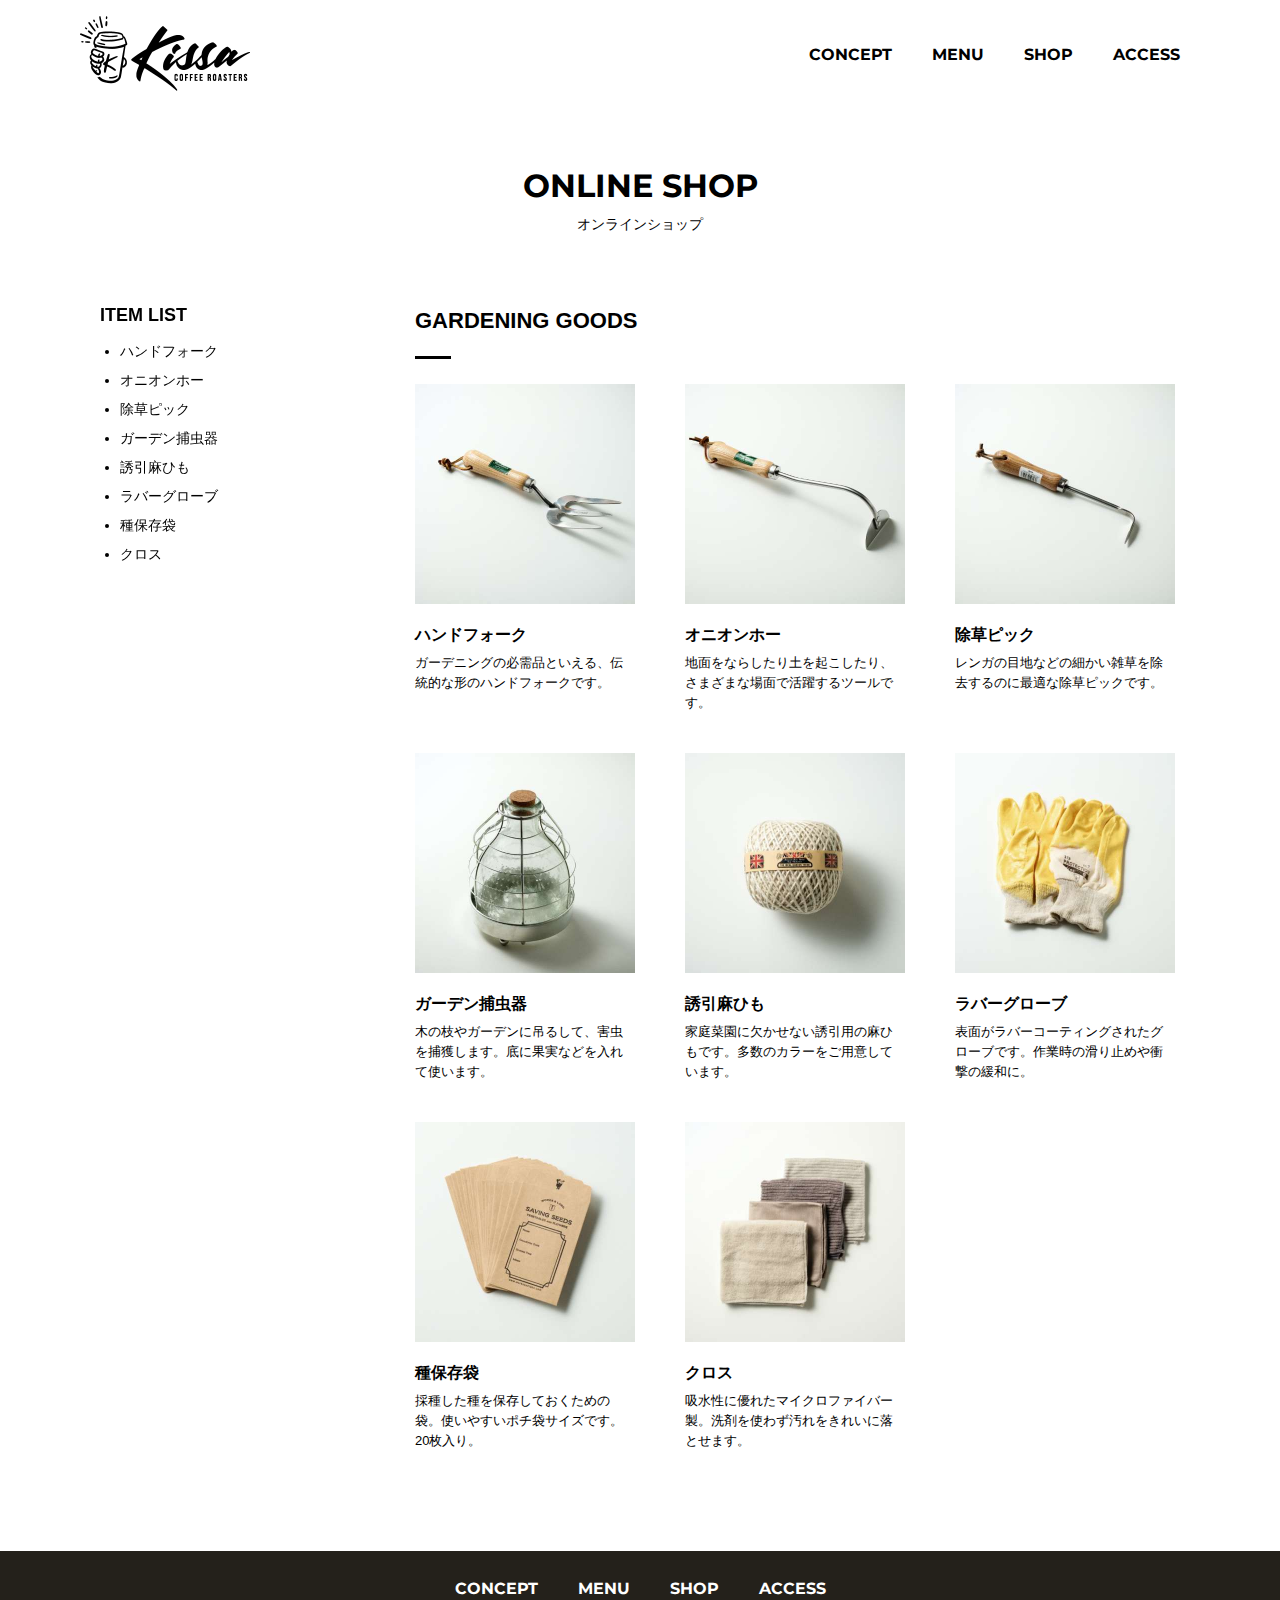
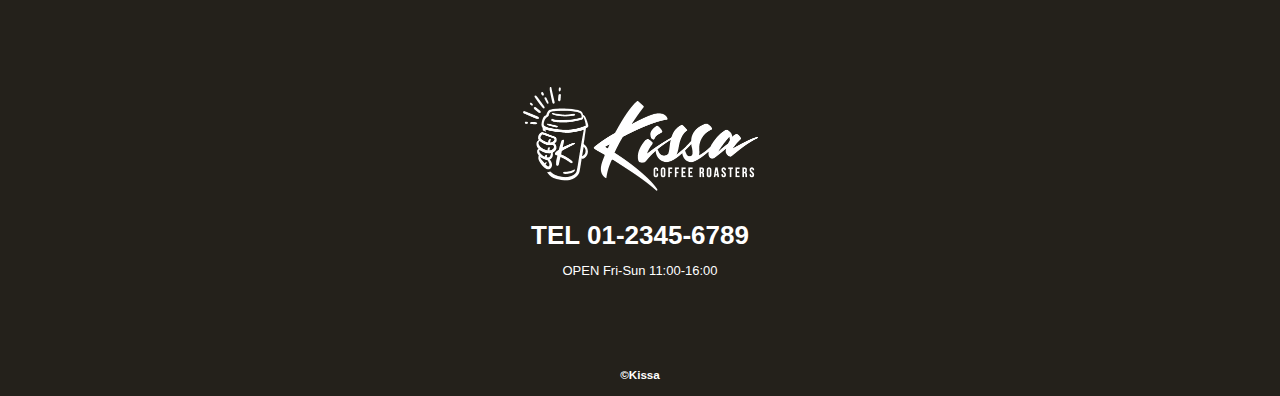
<file: kissa/shop.html>
<!DOCTYPE html>
<html>

<head>
    <meta charset="UTF-8">
    <title>ONLINE SHOP｜KISSA official website</title>
    <meta name="description" content="カフェ「KISSA」のスタッフが厳選した、園芸用品のオンラインショップのページです。">
    <meta name="viewport" content="width=device-width">
    <script src="./js/toggle-menu.js"></script>
    <link href="./css/common.css" rel="stylesheet">
    <link href="./css/shop.css" rel="stylesheet">
    <link rel="preconnect" href="https://fonts.googleapis.com">
    <link rel="preconnect" href="https://fonts.gstatic.com" crossorigin>
    <link href="https://fonts.googleapis.com/css2?family=Montserrat:wght@700&display=swap" rel="stylesheet">
</head>

<body>

    <!-- headerここから -->
    <header class="header">
        <div class="header-inner">
            <a class="header-logo" href="./index.html">
                <img src="./images/common/logo-header.png" alt="KISSA">
            </a>
            <button class="toggle-menu-button"></button>
            <div class="header-site-menu">
                <nav class="site-menu">
                    <ul>
                        <li><a href="./concept.html">CONCEPT</a></li>
                        <li><a href="./menu.html">MENU</a></li>
                        <li><a href="./shop.html">SHOP</a></li>
                        <li><a href="./access.html">ACCESS</a></li>
                    </ul>
                </nav>
            </div>
        </div>
    </header>
    <!-- headerここまで -->

    <!-- mainここから -->
    <main class="main">
      <div class="title">
        <h1>ONLINE SHOP</h1>
        <p>オンラインショップ</p>
      </div>
      <div class="shop-contents">
        <div class="shop-item">
          <div class="item-group">
            <h2>GARDENING GOODS</h2>
            <ul class="item-list">
              <li>
                <a href="./shop-detail.html">
                <img src="./images/shop/img-item01.jpg" alt="ハンドフォークの商品画像">
                <dl>
                  <dt>ハンドフォーク</dt>
                  <dd>ガーデニングの必需品といえる、伝統的な形のハンドフォークです。</dd>
                </dl>
                </a>
              </li>
              <li>
                <a href="./shop-detail.html">
                <img src="./images/shop/img-item02.jpg" alt="オニオンホーの商品画像">
                <dl>
                  <dt>オニオンホー</dt>
                  <dd>地面をならしたり土を起こしたり、さまざまな場面で活躍するツールです。</dd>
                </dl>
                </a>
              </li>
              <li>
                <a href="./shop-detail.html">
                <img src="./images/shop/img-item03.jpg" alt="除草ピックの商品画像">
                <dl>
                  <dt>除草ピック</dt>
                  <dd>レンガの目地などの細かい雑草を除去するのに最適な除草ピックです。</dd>
                </dl>
                </a>
              </li>
              <li>
                <a href="./shop-detail.html">
                <img src="./images/shop/img-item04.jpg" alt="ガーデン捕虫器の商品画像">
                <dl>
                  <dt>ガーデン捕虫器</dt>
                  <dd>木の枝やガーデンに吊るして、害虫を捕獲します。底に果実などを入れて使います。</dd>
                </dl>
                </a>
              </li>
              <li>
                <a href="./shop-detail.html">
                <img src="./images/shop/img-item05.jpg" alt="誘引麻ひもの商品画像">
                <dl>
                  <dt>誘引麻ひも</dt>
                  <dd>家庭菜園に欠かせない誘引用の麻ひもです。多数のカラーをご用意しています。</dd>
                </dl>
                </a>
              </li>
              <li>
                <a href="./shop-detail.html">
                <img src="./images/shop/img-item06.jpg" alt="ラバーグローブの商品画像">
                <dl>
                  <dt>ラバーグローブ</dt>
                  <dd>表面がラバーコーティングされたグローブです。作業時の滑り止めや衝撃の緩和に。</dd>
                </dl>
                </a>
              </li>
              <li>
                <a href="./shop-detail.html">
                <img src="./images/shop/img-item07.jpg" alt="種保存袋の商品画像">
                <dl>
                  <dt>種保存袋</dt>
                  <dd>採種した種を保存しておくための袋。使いやすいポチ袋サイズです。20枚入り。</dd>
                </dl>
                </a>
              </li>
              <li>
                <a href="./shop-detail.html">
                <img src="./images/shop/img-item08.jpg" alt="クロスの商品画像">
                <dl>
                  <dt>クロス</dt>
                  <dd>吸水性に優れたマイクロファイバー製。洗剤を使わず汚れをきれいに落とせます。</dd>
                </dl>
                </a>
              </li>
            </ul>
          </div>
        </div>
        <aside class="shop-menu">
          <div class="shop-menu-inner">
            <h2>ITEM LIST</h2>
            <ul>
              <li><a href="./shop-detail.html">ハンドフォーク</a></li>
              <li><a href="./shop-detail.html">オニオンホー</a></li>
              <li><a href="./shop-detail.html">除草ピック</a></li>
              <li><a href="./shop-detail.html">ガーデン捕虫器</a></li>
              <li><a href="./shop-detail.html">誘引麻ひも</a></li>
              <li><a href="./shop-detail.html">ラバーグローブ</a></li>
              <li><a href="./shop-detail.html">種保存袋</a></li>
              <li><a href="./shop-detail.html">クロス</a></li>
            </ul>
          </div>
        </aside>
      </div>
    </main>
    <!-- mainここまで -->

    <!-- footerここから -->
    <footer class="footer">
        <nav class="site-menu">
            <ul>
                <li><a href="./concept.html">CONCEPT</a></li>
                <li><a href="./menu.html">MENU</a></li>
                <li><a href="./shop.html">SHOP</a></li>
                <li><a href="./access.html">ACCESS</a></li>
            </ul>
        </nav>
        <a class="footer-logo" href="./index.html">
            <img src="./images/common/logo-footer.png" alt="KISSA">
        </a>
        <p class="footer-tel">TEL 01-2345-6789</p>
        <p class="footer-time">OPEN Fri-Sun 11:00-16:00</p>
        <p class="copyright"><small>&copy;Kissa</small></p>
    </footer>
    <!-- footerここまで -->

</body>

</html>
</file>
<file: kissa/css/common.css>
@charset "utf-8";

*,
::before,
::after {
  padding: 0;
  margin: 0;
  box-sizing: border-box;
}

ul,
ol {
  list-style: none;
}

a {
  color: inherit;
  text-decoration: none;
}

body {
  font-family: sans-serif;
  font-size: 16px;
  color: #000;
  line-height: 1;
  background-color: #fff;
}

img {
  max-width: 100%;
}

.header-inner {
  max-width: 1200px;
  height: 110px;
  margin-left: auto;
  margin-right: auto;
  padding-left: 40px;
  padding-right: 40px;
  display: flex;
  justify-content: space-between;
  align-items: center;
}

.toggle-menu-button {
  display: none;
}

.header-logo {
  display: block;
  width: 170px;
}

.site-menu ul {
  display: flex;
}

.site-menu ul li {
  margin-left: 20px;
  margin-right: 20px;
}

.site-menu ul li a {
  font-family: 'Montserrat', sans-serif;
  font-weight: bold;
}

.footer {
  color: #fff;
  background-color: #24211b;
  padding-top: 30px;
  padding-bottom: 15px;
  display: flex;
  flex-direction: column;
  align-items: center;
}

.footer-logo {
  display: block;
  width: 235px;
  margin-top: 90px;
}

.footer-tel {
  font-size: 26px;
  font-weight: bold;
  margin-top: 28px;
}

.footer-time {
  font-size: 13px;
  margin-top: 16px;
}

.copyright {
  font-size: 14px;
  font-weight: bold;
  margin-top: 90px;
}

@media (max-width: 800px) {
  .site-menu ul {
    display: block;
    text-align: center;
  }

  .site-menu li {
    margin-top: 20px;
  }

  .header {
    position: fixed;
    top: 0;
    left: 0;
    right: 0;
    background-color: #fff;
    height: 50px;
    z-index: 10;
    box-shadow: 0 3px 6px rgba(0, 0, 0, 0.1);
  }

  .header-inner {
    padding-left: 20px;
    padding-right: 20px;
    height: 100%;
    position: relative;
  }

  .header-logo {
    width: 100px;
  }

  .header-site-menu {
    position: absolute;
    top: 100%;
    left: 0;
    right: 0;
    color: #fff;
    background-color: #736E62;
    padding-top: 30px;
    padding-bottom: 50px;
    display: none;
  }

  .header-site-menu.is-show {
    display: block;
  }

  .toggle-menu-button {
    display: block;
    width: 44px;
    height: 34px;
    background-image: url(../images/common/icon-menu.png);
    background-size: 50%;
    background-position: center;
    background-repeat: no-repeat;
    background-color: transparent;
    border: none;
    border-radius: 0;
    outline: none;
  }

  .main {
    padding-top: 50px;
  }

  .footer-logo {
    margin-top: 60px;
  }

  .footer-tel {
    font-size: 20px;
  }

  .copyright {
    margin-top: 50px;
  }
}
</file>
<file: kissa/css/index.css>
@charset "utf-8";

.first-view {
  height: calc(100vh - 110px);
  background-image: url(../images/index/bg-main.jpg);
  background-repeat: no-repeat;
  background-position: center center;
  background-size: cover;
  display: flex;
  align-items: center;
}

.first-view-text {
  width: 100%;
  max-width: 1200px;
  margin-left: auto;
  margin-right: auto;
  padding-left: 40px;
  padding-bottom: 80px;
  color: #fff;
  font-weight: bold;
  text-shadow: 1px 1px 10px #4b2c14;
}

.first-view-text h1 {
  font-family: 'Montserrat', sans-serif;
  font-size: 56px;
  margin-top: 20px;
}

.first-view-text p {
  font-size: 18px;
  margin-top: 20px;
}

.lead {
  max-width: 1200px;
  margin: 60px auto;
}

.lead p {
  line-height: 2;
  text-align: center;
}

.link-button-area {
  text-align: center;
  margin-top: 40px;
}

.link-button {
  background-color: #f4dd64;
  display: inline-block;
  min-width: 180px;
  line-height: 48px;
  border-radius: 24px;
  font-family: 'Montserrat',sans-serif;
  font-size: 14px;
}

.link-button:hover {
  background-color: #d8b500;
}

.recommended {
  background-color: #f8f8f8;
  padding-top: 45px;
  padding-bottom: 55px;
}

.recommended h2 {
  font-size: 22px;
  font-weight: bold;
  text-align: center;
}

.recommended h2::after {
  content: '';
  display: block;
  width: 36px;
  height: 3px;
  background-color: #000;
  margin-top: 20px;
  margin-left: auto;
  margin-right: auto;
}

.item-list {
  display: flex;
  padding-top: 40px;
  padding-bottom: 10px;
  padding-left: 60px;
  padding-right: 60px;
  overflow: scroll;
}

.item-list li {
  flex-shrink: 0;
  width: 260px;
  margin-left: 75px;
}

.item-list li:first-child {
  margin-left: 0;
}

.item-list dl {
  margin-top: 20px;
}

.item-list dt {
  font-weight: bold;
}

.item-list dd {
  font-size: 13px;
  line-height: 20px;
  margin-top: 10px;
}

.item-list .price {
  font-weight: bold;
  margin-top: 15px;
}

@media (max-width: 800px) {
  .first-view {
    height: calc(100vh - 50px);
    background-image: url(../images/index/bg-main-sp.jpg);
    align-items: flex-start;
  }

  .first-view-text {
    padding-top: 60px;
    padding-left: 20px;
  }

  .first-view-text h1 {
    font-size: 36px;
    line-height: 48px;
  }

  .first-view-text p {
    font-size: 14px;
    margin-top: 15px;
  }

  .lead {
    padding-left: 20px;
    padding-right: 20px;
  }

  .lead p {
    text-align: left;
  }

  .item-list {
    padding-left: 20px;
    padding-right: 20px;
  }

  .item-list li {
    width: 220px;
    margin-left: 30px;
  }
}
</file>
<file: kissa/css/access.css>
@charset "utf-8";

.title {
  height: 310px;
  background-image: url(../images/access/bg-main.jpg);
  background-repeat: no-repeat;
  background-position: center center;
  background-size: cover;
  display: flex;
  flex-direction: column;
  justify-content: center;
  align-items: center;
  color: #ffffff;
  text-shadow: 1px 1px 10px #4b2c14;
}

.title h1 {
  font-family: 'Montserrat', sans-serif;
  font-size: 32px;
  font-weight: bold;
}

.title p {
  font-size: 14px;
  margin-top: 15px;
}

.main h2 {
  font-size: 22px;
  font-weight: bold;
  line-height: 30px;
}

.main h2::after {
  content: '';
  display: block;
  width: 36px;
  height: 3px;
  background-color: #000000;
  margin-top: 20px;
}

.map {
  width: 930px;
  max-width: 90%;
  margin-top: 75px;
  margin-left: auto;
  margin-right: auto;
}

.map iframe {
  display: block;
  width: 100%;
  height: 320px;
  margin-top: 25px;
}

.contact {
  width: 930px;
  max-width: 90%;
  margin-top: 75px;
  margin-left: auto;
  margin-right: auto;
}

.form-area {
  background-color: #f8f8f8;
  border: 1px solid #aaaaaa;
  margin-top: 25px;
  padding: 30px;
  display: flex;
  flex-wrap: wrap;
}

.form-area dt {
  width: 200px;
  padding: 15px 0;
  font-size: 15px;
  font-weight: bold;
  line-height: 24px;
}

.form-area dt .required::after {
  content: '必須';
  font-size: 11px;
  color: #eb4f32;
  margin-left: 10px;
}

.form-area dd {
  width: calc(100% - 200px);
  padding: 15px 0;
}

.input-text {
  width: 100%;
  max-width: 280px;
  height: 40px;
  padding-left: 10px;
  padding-right: 10px;
}

.select-box {
  width: 200px;
  height: 40px;
}

.radio-button {
  display: block;
  margin-top: 20px;
}

.radio-button:first-child {
  margin-top: 0;
}

.radio-button input {
  margin-right: 8px;
}

.message {
  width: 100%;
  height: 260px;
  padding: 10px;
  line-height: 1.5;
}

.confirm-text {
  font-size: 14px;
  line-height: 22px;
  margin-top: 30px;
}

.submit-button {
  background-color: #f4dd64;
  display: inline-block;
  min-width: 180px;
  line-height: 48px;
  border-radius: 24px;
  font-family: 'Montserrat', sans-serif;
  font-size: 14px;
  text-align: center;
  margin-top: 20px;
  cursor: pointer;
  border: none;
}

.submit-button:hover {
  background-color: #d8b500;
}

.footer {
  margin-top: 100px;
}

@media (max-width: 800px) {
  .map,
  .contact {
    width: 500px;
    margin-top: 45px;
  }

  .form-area dt,
  .form-area dd {
    width: 100%;
  }

  .form-area dt {
    padding-bottom: 0;
  }

  .submit-button {
    width: 100%;
  }
}
</file>
<file: kissa/css/concept.css>
@charset "utf-8";

.title {
  height: 310px;
  background-image: url(../images/concept/bg-main.jpg);
  background-repeat: no-repeat;
  background-position: center center;
  background-size: cover;
  display: flex;
  flex-direction: column;
  justify-content: center;
  align-items: center;
  color: #fff;
  text-shadow: 1px 1px 10px #4b2c14;
}

.title h1 {
  font-family: 'Montserrat',sans-serif;
  font-size: 32px;
  font-weight: bold;
}

.title p {
  font-size: 14px;
  margin-top: 15px;
}

.feature {
  display: flex;
  justify-content: space-between;
  width: 930px;
  max-width: 90%;
  margin-top: 75px;
  margin-left: auto;
  margin-right: auto;
  align-items: flex-start;
}

.feature img {
  width: 360px;
}

.feature-text {
  max-width: 500px;
  margin-right: 40px;
}

.reverse {
  flex-direction: row-reverse;
}

.reverse .feature-text {
  margin-left: 40px;
  margin-right: 0;
}

.feature-text h2 {
  font-size: 22px;
  font-weight: bold;
  line-height: 30px;
}

.feature-text h2::after {
  content: '';
  display: block;
  width: 36px;
  height: 3px;
  background: #000;
  margin-top: 20px;
}

.feature-text p {
  font-size: 15px;
  line-height: 28px;
  margin-top: 25px;
}

.movie {
  width: 930px;
  max-width: 90%;
  background-color: #f8f8f8;
  padding: 50px 60px;
  margin-top: 55px;
  margin-left: auto;
  margin-right: auto;
}

.movie h2 {
  font-size: 22px;
  font-weight: bold;
  text-align: center;
}

.movie h2::after {
  content: '';
  display: block;
  width: 36px;
  height: 3px;
  background-color: #000;
  margin-top: 20px;
  margin-left: auto;
  margin-right: auto;
}

.movie iframe {
  display: block;
  width: 100%;
  height: 456px;
  margin-top: 30px;
}

.movie p {
  font-size: 15px;
  line-height: 28px;
  margin-top: 20px;
}

.footer {
  margin-top: 100px;
}

@media (max-width: 800px) {
  .feature {
    display: block;
    width: 500px;
    margin-top: 45px;
  }

  .feature-text {
    margin-right: 0;
  }

  .reverse .feature-text {
    margin-left: 0;
  }

  .feature img {
    width: 100%;
    height: auto;
    margin-top: 25px;
  }

  .movie {
    width: 500px;
    padding: 30px 25px;
  }

  .movie iframe {
    height: 240px;
  }
}
</file>
<file: kissa/css/menu.css>
@charset "utf-8";

.title {
  height: 310px;
  background-image: url(../images/menu/bg-main.jpg);
  background-repeat: no-repeat;
  background-position: center center;
  background-size: cover;
  display: flex;
  flex-direction: column;
  justify-content: center;
  align-items: center;
  color: #fff;
  text-shadow: 1px 1px 10px #4b2c14;
}

.title h1 {
  font-family: 'Montserrat', sans-serif;
  font-size: 32px;
  font-weight: bold;
}

.title p {
  font-size: 14px;
  margin-top: 15px;
}

.item-list {
  width: 930px;
  max-width: 90%;
  margin-top: 75px;
  margin-left: auto;
  margin-right: auto;
  display: grid;
  grid-template-columns: repeat(auto-fit, 240px);
  column-gap: 95px;
  row-gap: 70px;
  justify-content: center;
}

.item-list dl {
  margin-top: 20px;
}

.item-list dt {
  font-weight: bold;
}

.item-list dd {
  font-size: 13px;
  line-height: 20px;
  margin-top: 10px;
}

.item-list .price {
  font-weight: bold;
  margin-top: 15px;
}

.item-list li {
  position: relative;
}

.item-list .item-label {
  position: absolute;
  top: 0;
  left: calc(100% + 18px);
  font-size: 10px;
  white-space: nowrap;
  transform-origin: top left;
  transform: rotate(90deg);
}

.footer {
  margin-top: 100px;
}

@media (max-width: 800px) {
  .item-list {
    margin-top: 45px;
    row-gap: 40px;
  }
}
</file>
<file: kissa/css/shop.css>
@charset "utf-8";

.title {
  display: flex;
  flex-direction: column;
  align-items: center;
  margin-top: 60px;
}

.title h1 {
  font-family: 'Montserrat', sans-serif;
  font-size: 32px;
  font-weight: bold;
}

.title p {
  font-size: 14px;
  margin-top: 15px;
}

.shop-contents {
  width: 1080px;
  max-width: 90%;
  margin-top: 75px;
  margin-left: auto;
  margin-right: auto;
  display: flex;
  justify-content: space-between;
  flex-direction: row-reverse;
}

.shop-item {
  flex-grow: 1;
  max-width: 765px;
}

.shop-item h2 {
  font-size: 22px;
  font-weight: bold;
  line-height: 30px;
}

.shop-item h2::after {
  content: '';
  display: block;
  width: 36px;
  height: 3px;
  background-color: #000;
  margin-top: 20px;
}

.item-list {
  margin-top: 25px;
  display: grid;
  grid-template-columns: repeat(auto-fit, 220px);
  column-gap: 50px;
  row-gap: 40px;
}

.item-list a {
  display: block;
  transition-duration: 0.2s;
}

.item-list a:hover {
  transform: scale(1.05);
}

.item-list dl {
  margin-top: 20px;
}

.item-list dt {
  font-weight: bold;
}

.item-list dd {
  font-size: 13px;
  line-height: 20px;
  margin-top: 10px;
}

.shop-menu {
  flex-shrink: 0;
  margin-right: 60px;
  position: relative;
}

.shop-menu-inner {
  position: sticky;
  top: 30px;
  left: 0;
  right: 0;
}

.shop-menu-inner h2 {
  font-size: 18px;
  font-weight: bold;
}

.shop-menu-inner ul {
  list-style-type: disc;
  margin-top: 20px;
  margin-left: 20px;
}

.shop-menu-inner li {
  font-size: 14px;
  margin-top: 15px;
}

.item-area {
  margin-top: 20px;
  display: flex;
}

.item-area img {
  width: 50%;
  max-width: 380px;
}

.about-item {
  margin-left: 30px;
}

.about-item .item-text {
  font-size: 14px;
  line-height: 26px;
}

.about-item .item-price {
  font-weight: bold;
  margin-top: 20px;
}

.about-item a {
  background-color: #f4dd64;
  display: inline-block;
  min-width: 180px;
  line-height: 48px;
  border-radius: 24px;
  font-family: 'Montserrat', sans-serif;
  font-size: 14px;
  text-align: center;
  margin-top: 35px;
}

.about-item a:hover {
  background-color: #d8b500;
}

.recommended {
  margin-top: 60px;
}

.footer {
  margin-top: 100px;
}

@media (max-width: 800px) {
  .shop-contents {
    display: block;
    max-width: 100%;
    margin-top: 60px;
  }

  .shop-item {
    max-width: 540px;
    margin-left: auto;
    margin-right: auto;
    padding-left: 20px;
    padding-right: 20px;
  }

  .item-list {
    grid-template-columns: repeat(2, 1fr);
    column-gap: 35px;
  }

  .shop-menu {
    background-color: #f8f8f8;
    padding-top: 50px;
    padding-bottom: 50px;
    margin-top: 60px;
    margin-right: 0;
  }

  .shop-menu-inner {
    max-width: 540px;
    margin-left: auto;
    margin-right: auto;
    padding-left: 20px;
    padding-right: 20px;
  }

  .item-area {
    display: block;
  }

  .item-area img {
    width: 100%;
    max-width: 100%;
  }

  .about-item {
    margin-top: 20px;
    margin-left: 0;
  }

  .about-item a {
    width: 100%;
  }

  .footer {
    margin-top: 0;
  }
}
</file>
